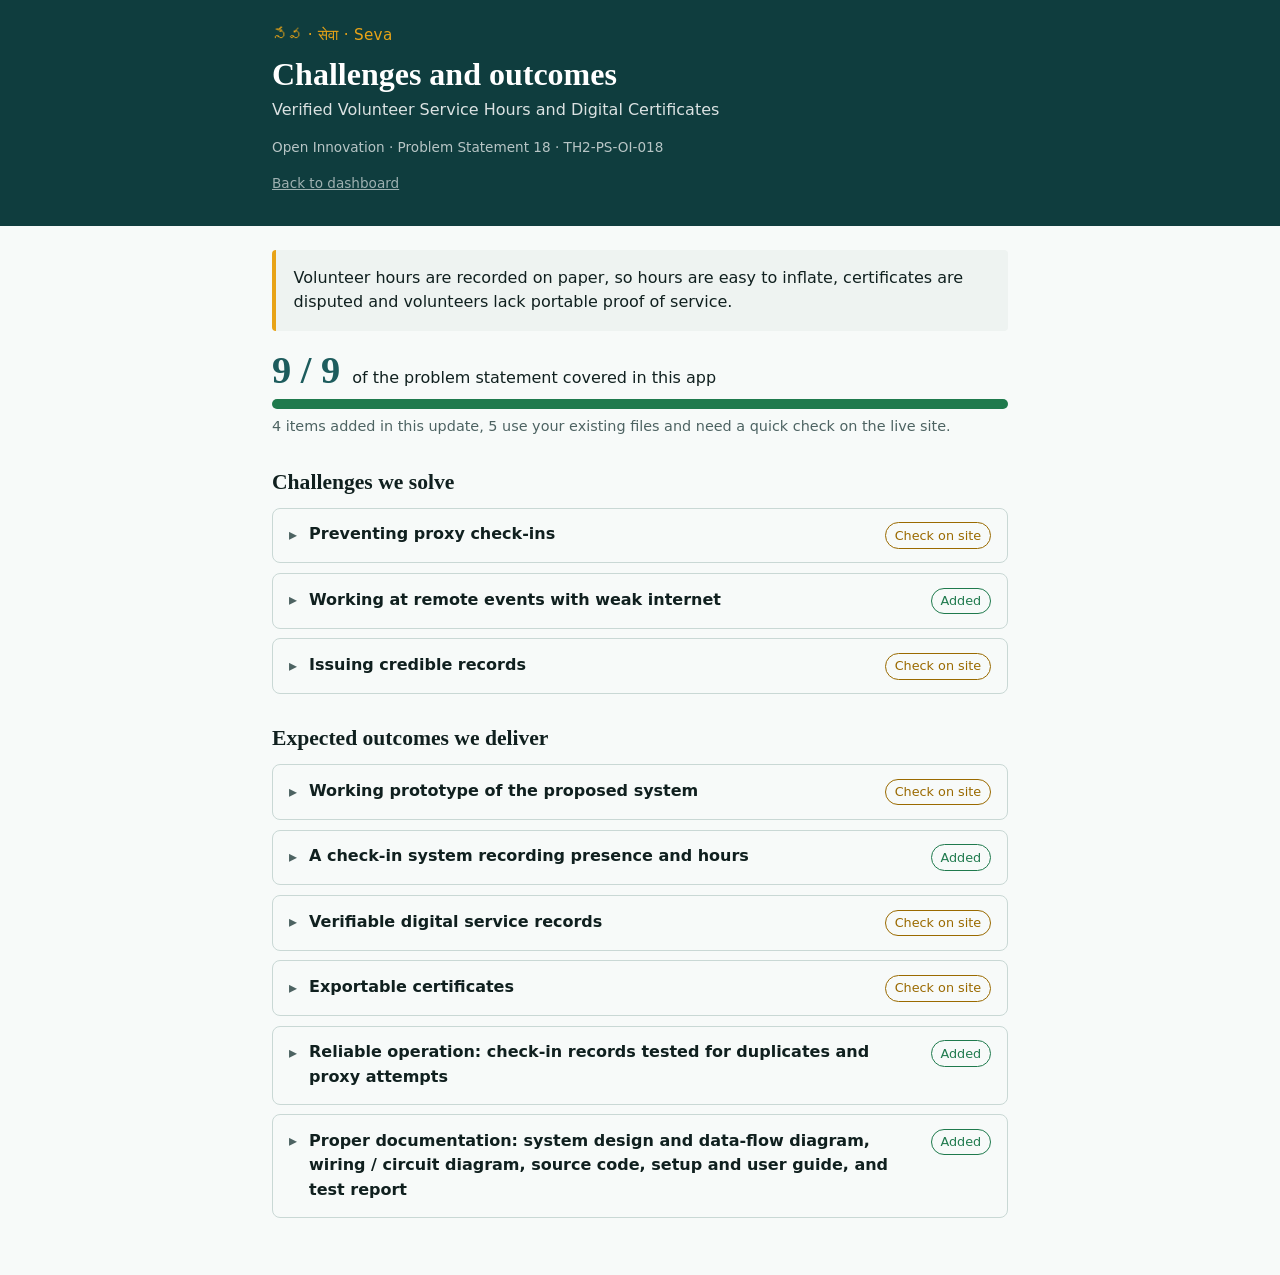
<file: challenges.html>
<!DOCTYPE html>
<html lang="en">
<head>
  <meta charset="utf-8">
  <meta name="viewport" content="width=device-width, initial-scale=1">
  <meta name="theme-color" content="#0f3d3e">
  <title>Challenges and outcomes · SevaProof</title>
  <link rel="manifest" href="manifest.json">
  <style>
    :root {
      --teal: #0f3d3e; --teal-2: #1d5c5d; --marigold: #e8a317; --mist: #eef3f1;
      --ink: #10201f; --muted: #4d6362; --line: #c9d8d5; --ok: #1f7a4d; --check: #9a6a00; --bg: #f7faf9;
    }
    @media (prefers-color-scheme: dark) {
      :root { --bg: #0b1f20; --mist: #12302f; --ink: #e6f0ee; --muted: #9db6b3; --line: #254a49; --ok: #5fd39a; --check: #f0bf55; }
    }
    * { box-sizing: border-box; }
    html { scroll-padding-top: 1rem; }
    body { margin: 0; background: var(--bg); color: var(--ink); font: 16px/1.55 system-ui, "Noto Sans Telugu", "Noto Sans Devanagari", sans-serif; }
    header { background: var(--teal); color: #fff; padding: 1.5rem 1.25rem 2rem; }
    .wrap { max-width: 46rem; margin: 0 auto; }
    .seva { margin: 0 0 .5rem; color: var(--marigold); font-size: .95rem; letter-spacing: .02em; }
    h1 { margin: 0; font: 700 2rem/1.15 Georgia, "Times New Roman", serif; }
    .sub { margin: .35rem 0 0; opacity: .85; }
    .id { margin: .9rem 0 0; font-size: .85rem; opacity: .7; }
    main { padding: 1.5rem 1.25rem 3rem; }
    .desc { margin: 0 0 1.25rem; padding: 1rem 1.1rem; background: var(--mist); border-left: 4px solid var(--marigold); border-radius: 4px; }
    .score { display: flex; gap: .75rem; align-items: baseline; flex-wrap: wrap; margin: 0 0 .5rem; }
    .score strong { font: 700 2.4rem/1 Georgia, serif; color: var(--teal-2); }
    @media (prefers-color-scheme: dark) { .score strong { color: var(--marigold); } }
    .bar { height: 10px; background: var(--line); border-radius: 99px; overflow: hidden; margin: 0 0 .4rem; }
    .bar span { display: block; height: 100%; background: var(--ok); }
    .legend { color: var(--muted); font-size: .9rem; margin: 0 0 2rem; }
    h2 { font: 700 1.35rem/1.2 Georgia, serif; margin: 2rem 0 .75rem; }
    ul { list-style: none; padding: 0; margin: 0; }
    li { border: 1px solid var(--line); border-radius: 8px; margin: 0 0 .6rem; background: var(--bg); }
    details > summary { cursor: pointer; padding: .85rem 1rem; display: flex; gap: .75rem; align-items: flex-start; list-style: none; }
    details > summary::-webkit-details-marker { display: none; }
    details > summary::before { content: "▸"; color: var(--muted); flex: none; margin-top: .05rem; }
    details[open] > summary::before { content: "▾"; }
    summary:focus-visible, a:focus-visible { outline: 3px solid var(--marigold); outline-offset: 2px; }
    .t { flex: 1; font-weight: 600; }
    .chip { flex: none; font-size: .8rem; padding: .15rem .55rem; border-radius: 99px; border: 1px solid currentColor; white-space: nowrap; }
    .chip.built { color: var(--ok); }
    .chip.confirm { color: var(--check); }
    .body { padding: 0 1rem 1rem 2.4rem; color: var(--muted); }
    .body p { margin: 0 0 .6rem; color: var(--ink); }
    .files { display: flex; flex-wrap: wrap; gap: .35rem; margin: 0 0 .8rem; }
    .files code { background: var(--mist); padding: .1rem .45rem; border-radius: 4px; font-size: .85rem; color: var(--ink); }
    .open { display: inline-block; padding: .45rem .9rem; background: var(--teal); color: #fff; border-radius: 6px; text-decoration: none; font-weight: 600; }
    @media (prefers-color-scheme: dark) { .open { background: var(--marigold); color: #10201f; } }
    nav a { color: #fff; opacity: .85; }
    @media (prefers-reduced-motion: reduce) { * { transition: none !important; } }
  </style>
</head>
<body>
  <header>
    <div class="wrap">
      <p class="seva">సేవ · सेवा · Seva</p>
      <h1>Challenges and outcomes</h1>
      <p class="sub" id="subtitle"></p>
      <p class="id" id="psid"></p>
      <nav class="id"><a href="dashboard.html">Back to dashboard</a></nav>
    </div>
  </header>

  <main>
    <div class="wrap">
      <p class="desc" id="desc"></p>

      <p class="score"><strong id="count"></strong><span>of the problem statement covered in this app</span></p>
      <div class="bar" role="img" aria-label="Coverage"><span id="fill"></span></div>
      <p class="legend" id="legend"></p>

      <h2>Challenges we solve</h2>
      <ul id="challenges"></ul>

      <h2>Expected outcomes we deliver</h2>
      <ul id="outcomes"></ul>
    </div>
  </main>

  <script src="challenges.js"></script>
  <script>
    (function () {
      var ps = window.SEVA_PS;
      var all = ps.challenges.concat(ps.outcomes);
      var built = all.filter(function (x) { return x.status === 'built'; }).length;

      document.getElementById('subtitle').textContent = ps.subtitle;
      document.getElementById('psid').textContent = ps.track + ' · ' + ps.title + ' · ' + ps.id;
      document.getElementById('desc').textContent = ps.description;
      document.getElementById('count').textContent = all.length + ' / ' + all.length;
      document.getElementById('fill').style.width = '100%';
      document.getElementById('legend').textContent =
        built + ' items added in this update, ' + (all.length - built) + ' use your existing files and need a quick check on the live site.';

      function esc(s) { var d = document.createElement('div'); d.textContent = s; return d.innerHTML; }

      function render(list, id) {
        document.getElementById(id).innerHTML = list.map(function (x) {
          var label = x.status === 'built' ? 'Added' : 'Check on site';
          return '<li><details><summary><span class="t">' + esc(x.text) + '</span>' +
            '<span class="chip ' + x.status + '">' + label + '</span></summary>' +
            '<div class="body"><p>' + esc(x.how) + '</p>' +
            '<div class="files">' + x.files.map(function (f) { return '<code>' + esc(f) + '</code>'; }).join('') + '</div>' +
            '<a class="open" href="' + esc(x.open) + '">Open ' + esc(x.open) + '</a></div></details></li>';
        }).join('');
      }
      render(ps.challenges, 'challenges');
      render(ps.outcomes, 'outcomes');

      if ('serviceWorker' in navigator) navigator.serviceWorker.register('sw.js').catch(function () {});
    })();
  </script>
</body>
</html>
</file>
